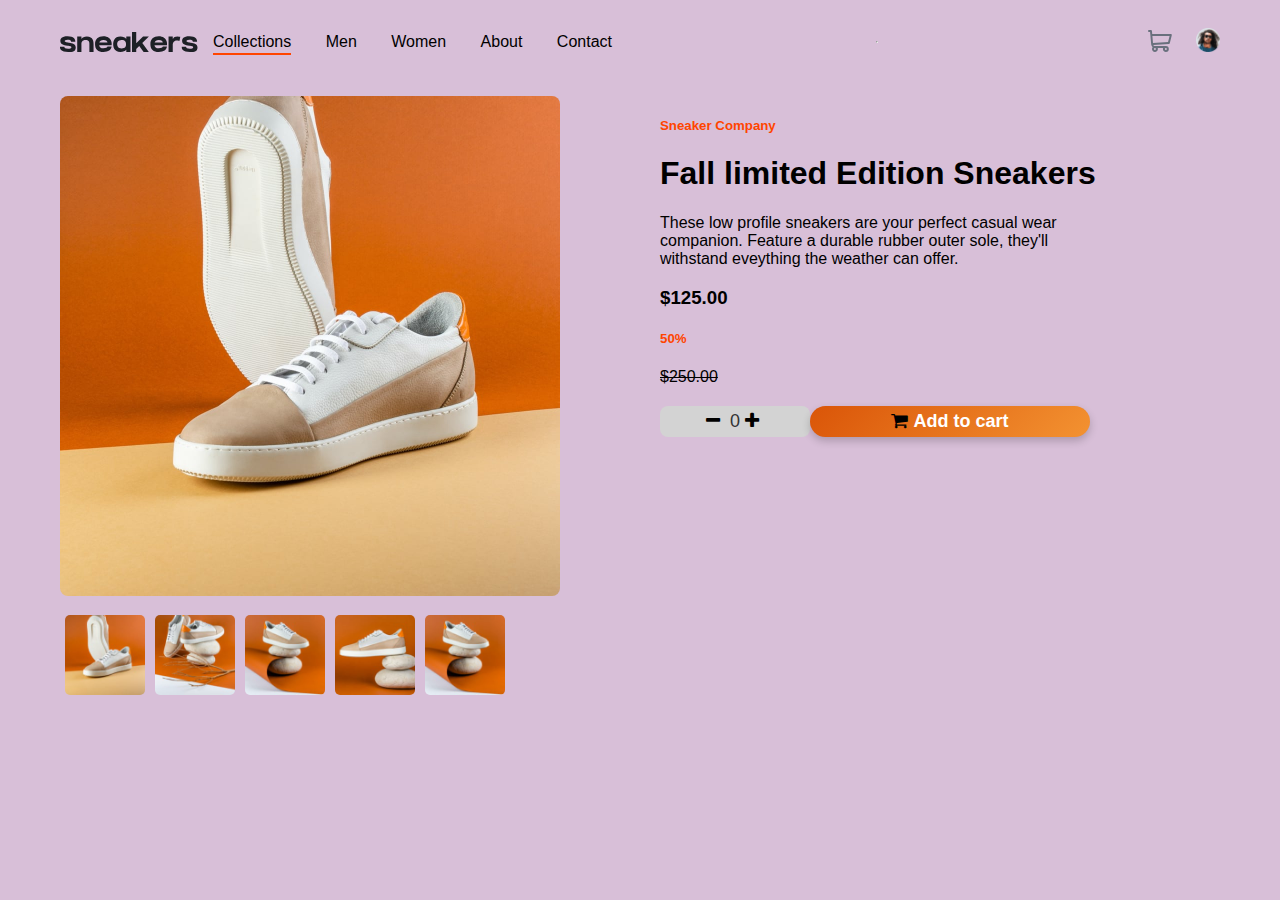
<file: index.html>
<!DOCTYPE html>
<html lang="en">
<head>
    <meta charset="UTF-8">
    <meta name="viewport" content="width=device-width, initial-scale=1.0">
    <link href="style.css" rel="stylesheet">
    <link rel="stylesheet" href="https://cdnjs.cloudflare.com/ajax/libs/font-awesome/4.7.0/css/font-awesome.min.css">
    <link rel="icon" type="image/x-icon" href="images/favicon-32x32.png">
    <title>Ecommerce Product Page</title>
</head>
<body>
    <div class="container">
        <header>
            <img src="/images/logo.svg" alt="Sneakers Logo" class="logo">
            <nav>
                <a href="#" class="active">Collections</a>
                <a href="#">Men</a>
                <a href="#">Women</a>
                <a href="#">About</a>
                <a href="#">Contact</a>
            </nav>
            <hr>
            <div class="header-icons">
                <img src="/images/icon-cart.svg" alt="Cart">
                <img src="/images/image-avatar.png" alt="User Profile">
            </div>
        </header>
        <main>
            <div class="left-column">
                <img src="/images/image-product-1.jpg" alt="Fall Limited Edition Sneakers" class="main-image" id="main-img">
                <div class="thumbnail-images">
                    <img src="images/image-product-1-thumbnail.jpg" alt="Thumbnail 1" onclick="myFunction(this)">
                    <img src="images/image-product-2-thumbnail.jpg" alt="Thumbnail 2" onclick="myFunction(this)">
                    <img src="images/image-product-3-thumbnail.jpg" alt="Thumbnail 3" onclick="myFunction(this)">
                    <img src="images/image-product-4-thumbnail.jpg" alt="Thumbnail 3" onclick="myFunction(this)">
                    <img src="images/image-product-3-thumbnail.jpg" alt="Thumbnail 3" onclick="myFunction(this)">
                </div>
            </div>
            <div class="right-column">
                <div class="text" id="text-block"></div>
            </div>
        </main>
    </div>
    
    <script src="index.js"></script>
    <footer>
        <!-- <h3>Created By Thandeka Portia P Mazibuko</h3> -->
    </footer>
</body>
</html>
</file>
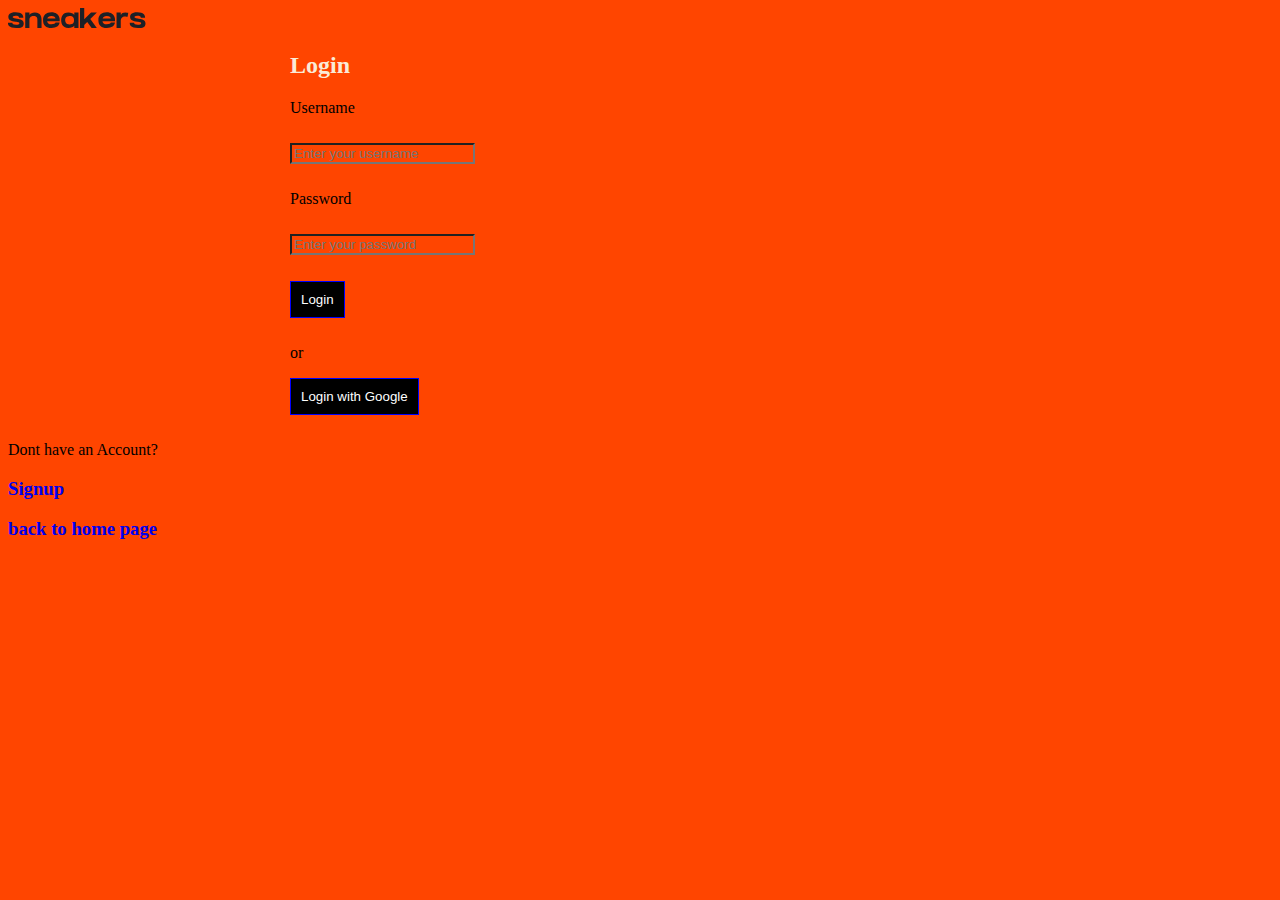
<file: login.html>
<!DOCTYPE html>
<html>
  <head>
    <title>Login Page</title>
    <link rel="stylesheet" type="text/css" href="login.css">
  </head>
  <body>
    <img src="images/logo.svg" alt="logo">
    <form>
      <h2>Login</h2>
      <label for="username">Username</label>
      <input type="text" id="username" name="username" placeholder="Enter your username">

      <label for="password">Password</label>
      <input type="password" id="password" name="password" placeholder="Enter your password">

      <a href="#"><input type="submit" value="Login"></a>
      <p>or</p>
      <a href="#"><input type="submit" value="Login with Google"></a>
    </form>

    <p>Dont have an Account?</p>
    <h3><a href="Signup.html">Signup</a></h3>

    <footer>
       <h3> <a href="index.html">back to home page</a> </h3>
    </footer>
  </body>
</html>
</file>
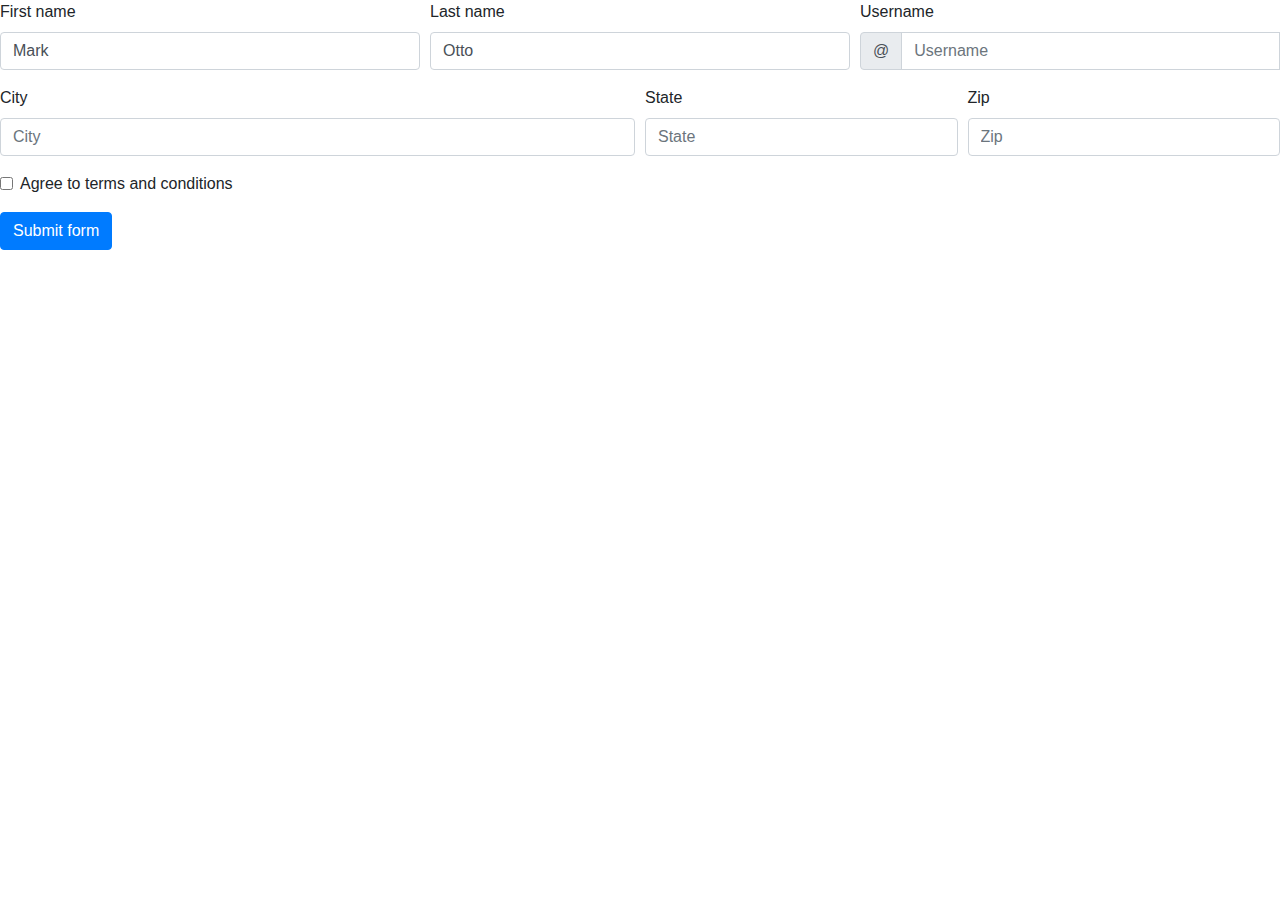
<file: Signup.html>
<!DOCTYPE html>
<html lang="en">
<head>
    <meta charset="UTF-8">
    <meta name="viewport" content="width=device-width, initial-scale=1.0">
    <link rel="stylesheet" href="https://cdn.jsdelivr.net/npm/bootstrap@4.3.1/dist/css/bootstrap.min.css" integrity="sha384-ggOyR0iXCbMQv3Xipma34MD+dH/1fQ784/j6cY/iJTQUOhcWr7x9JvoRxT2MZw1T" crossorigin="anonymous">
    <script src="https://code.jquery.com/jquery-3.3.1.slim.min.js" integrity="sha384-q8i/X+965DzO0rT7abK41JStQIAqVgRVzpbzo5smXKp4YfRvH+8abtTE1Pi6jizo" crossorigin="anonymous"></script>
<script src="https://cdn.jsdelivr.net/npm/popper.js@1.14.7/dist/umd/popper.min.js" integrity="sha384-UO2eT0CpHqdSJQ6hJty5KVphtPhzWj9WO1clHTMGa3JDZwrnQq4sF86dIHNDz0W1" crossorigin="anonymous"></script>
<script src="https://cdn.jsdelivr.net/npm/bootstrap@4.3.1/dist/js/bootstrap.min.js" integrity="sha384-JjSmVgyd0p3pXB1rRibZUAYoIIy6OrQ6VrjIEaFf/nJGzIxFDsf4x0xIM+B07jRM" crossorigin="anonymous"></script>
    <title>Sign Up</title>
</head>
<body>
    <form class="needs-validation" novalidate>
        <div class="form-row">
          <div class="col-md-4 mb-3">
            <label for="validationCustom01">First name</label>
            <input type="text" class="form-control" id="validationCustom01" placeholder="First name" value="Mark" required>
            <div class="valid-feedback">
              Looks good!
            </div>
          </div>
          <div class="col-md-4 mb-3">
            <label for="validationCustom02">Last name</label>
            <input type="text" class="form-control" id="validationCustom02" placeholder="Last name" value="Otto" required>
            <div class="valid-feedback">
              Looks good!
            </div>
          </div>
          <div class="col-md-4 mb-3">
            <label for="validationCustomUsername">Username</label>
            <div class="input-group">
              <div class="input-group-prepend">
                <span class="input-group-text" id="inputGroupPrepend">@</span>
              </div>
              <input type="text" class="form-control" id="validationCustomUsername" placeholder="Username" aria-describedby="inputGroupPrepend" required>
              <div class="invalid-feedback">
                Please choose a username.
              </div>
            </div>
          </div>
        </div>
        <div class="form-row">
          <div class="col-md-6 mb-3">
            <label for="validationCustom03">City</label>
            <input type="text" class="form-control" id="validationCustom03" placeholder="City" required>
            <div class="invalid-feedback">
              Please provide a valid city.
            </div>
          </div>
          <div class="col-md-3 mb-3">
            <label for="validationCustom04">State</label>
            <input type="text" class="form-control" id="validationCustom04" placeholder="State" required>
            <div class="invalid-feedback">
              Please provide a valid state.
            </div>
          </div>
          <div class="col-md-3 mb-3">
            <label for="validationCustom05">Zip</label>
            <input type="text" class="form-control" id="validationCustom05" placeholder="Zip" required>
            <div class="invalid-feedback">
              Please provide a valid zip.
            </div>
          </div>
        </div>
        <div class="form-group">
          <div class="form-check">
            <input class="form-check-input" type="checkbox" value="" id="invalidCheck" required>
            <label class="form-check-label" for="invalidCheck">
              Agree to terms and conditions
            </label>
            <div class="invalid-feedback">
              You must agree before submitting.
            </div>
          </div>
        </div>
        <button class="btn btn-primary" type="submit">Submit form</button>
      </form>
      
      <script>
      // Example starter JavaScript for disabling form submissions if there are invalid fields
      (function() {
        'use strict';
        window.addEventListener('load', function() {
          // Fetch all the forms we want to apply custom Bootstrap validation styles to
          var forms = document.getElementsByClassName('needs-validation');
          // Loop over them and prevent submission
          var validation = Array.prototype.filter.call(forms, function(form) {
            form.addEventListener('submit', function(event) {
              if (form.checkValidity() === false) {
                event.preventDefault();
                event.stopPropagation();
              }
              form.classList.add('was-validated');
            }, false);
          });
        }, false);
      })();
      </script>
</body>
</html>
</file>
<file: style.css>
* {
  background-color: thistle;
  box-sizing: border-box;
}

body {
  font-family: Arial, sans-serif;
}

.container {
  max-width: 1200px;
  margin: auto;
  padding: 20px;
}

header {
  display: flex;
  justify-content: space-between;
  align-items: center;
}

nav a {
  margin: 0 15px;
  color: black;
  text-decoration: none;
  position: relative;
}

nav a.active::after {
  content: '';
  position: absolute;
  left: 0;
  right: 0;
  bottom: -5px;
  height: 2px;
  background-color: orangered;
  transition: width 0.3s ease;
  width: 100%; /* Full underline */
}

.header-icons img {
  margin-left: 20px;
  width: 24px;
}

main {
  display: flex;
  margin-top: 40px;
  flex-wrap: wrap; /* Allow wrapping on smaller screens */
}

.left-column {
  flex: 1;
  min-width: 300px; /* Ensure a minimum width */
}

.main-image {
  width: 100%;
  border-radius: 8px;
}

.thumbnail-images img {
  width: 80px;
  margin: 5px;
  border-radius: 5px;
}

.right-column {
  flex: 1;
  margin-left: 40px;
  min-width: 300px; /* Ensure a minimum width */
}

h2 {
  font-size: 32px;
}

.price {
  display: flex;
  align-items: center;
}

.current-price {
  font-size: 24px;
  color: black;
  font-weight: bold;
}

.discount {
  background-color: orange;
  color: white;
  margin: 0 10px;
  padding: 2px 6px;
  border-radius: 4px;
}

.original-price {
  color: grey;
  text-decoration: line-through;
}

.quantity-selector {
  display: flex;
  align-items: center;
  margin: 20px 0;
}

.quantity-selector button {
  background-color: lightgrey;
  border: none;
  padding: 5px 10px;
  font-size: 18px;
}

.add-to-cart {
  background-color: orange;
  color: white;
  padding: 10px 20px;
  border: none;
  border-radius: 8px;
  cursor: pointer;
}

.btn {
  width: 150px;
  color: #333;
  background-color: #e0e0e0;
  padding: 10px 20px;
  cursor: pointer;
  border: 1px solid #ccc;
  border-radius: 8px;
  font-size: 16px;
  font-weight: 500;
  transition: background-color 0.3s ease, color 0.3s ease;
}

.btn:hover {
  background-color: #d5d5d5;
  color: #222;
}

.cart-btn {
  padding: 12px 20px;
  border-radius: 20px;
  border: none;
  background: linear-gradient(135deg, #da5508, #f39231);
  color: #fff;
  width: 100%; /* Full width on smaller screens */
  max-width: 280px; /* Limit the max width */
  font-size: 18px;
  font-weight: bold;
  display: flex;
  justify-content: center;
  align-items: center;
  cursor: pointer;
  box-shadow: 0 4px 8px rgba(0, 0, 0, 0.2);
  transition: background 0.3s ease, transform 0.2s ease;
}

.cart-btn:hover {
  background: linear-gradient(135deg, #f39231, #da5508);
  transform: translateY(-2px);
}

.btn .fa,
.cart-btn .fa {
  background-color: transparent; /* Ensure the icon background is transparent */
  color: #000; /* Set the color of the icons (adjust as needed) */
  padding: 0; /* Remove padding if necessary */
  margin-right: 5px; /* Space between icon and text */
}

h5 {
  color: orangered;
}

/* Media Queries for Responsiveness */
@media (max-width: 768px) {
  header {
    flex-direction: column; /* Stack header elements vertically */
    align-items: flex-start; /* Align to the start */
  }

  main {
    flex-direction: column; /* Stack columns on smaller screens */
    margin-top: 20px; /* Reduce margin */
  }

  .right-column {
    margin-left: 0; /* Remove left margin */
    margin-top: 20px; /* Add margin on top */
  }

  h2 {
    font-size: 28px; /* Adjust heading size */
  }

  .btn, .cart-btn {
    width: 100%; /* Full width buttons on smaller screens */
  }
}
.main-image {
  width: 100%;
  max-width: 500px; /* Set a max width for larger screens */
  border-radius: 8px;
}

.thumbnail-images {
  display: flex; /* Align thumbnails in a row */
  justify-content: start;
  margin-top: 10px;
}

.thumbnail-images img {
  width: 80px; /* Thumbnail size */
  margin: 5px;
  border-radius: 5px;
  cursor: pointer; /* Change cursor to indicate clickable */
}
</file>
<file: login.css>
* {
    background-color: orangered;
    text-align: left;
}

form {
    max-width: 700px;
    margin: 0 auto;
  }
  
  h2 {
    color: antiquewhite;

  }
  
  label, input {
    display: block;
    margin-bottom: 26px;
  }
  
  input[type="submit"] {
    background-color: black;
    color: white;
    padding: 10px;
    border: 1px solid blue;
    cursor: pointer;
  }
   a {
    text-decoration: none;
   }
</file>
